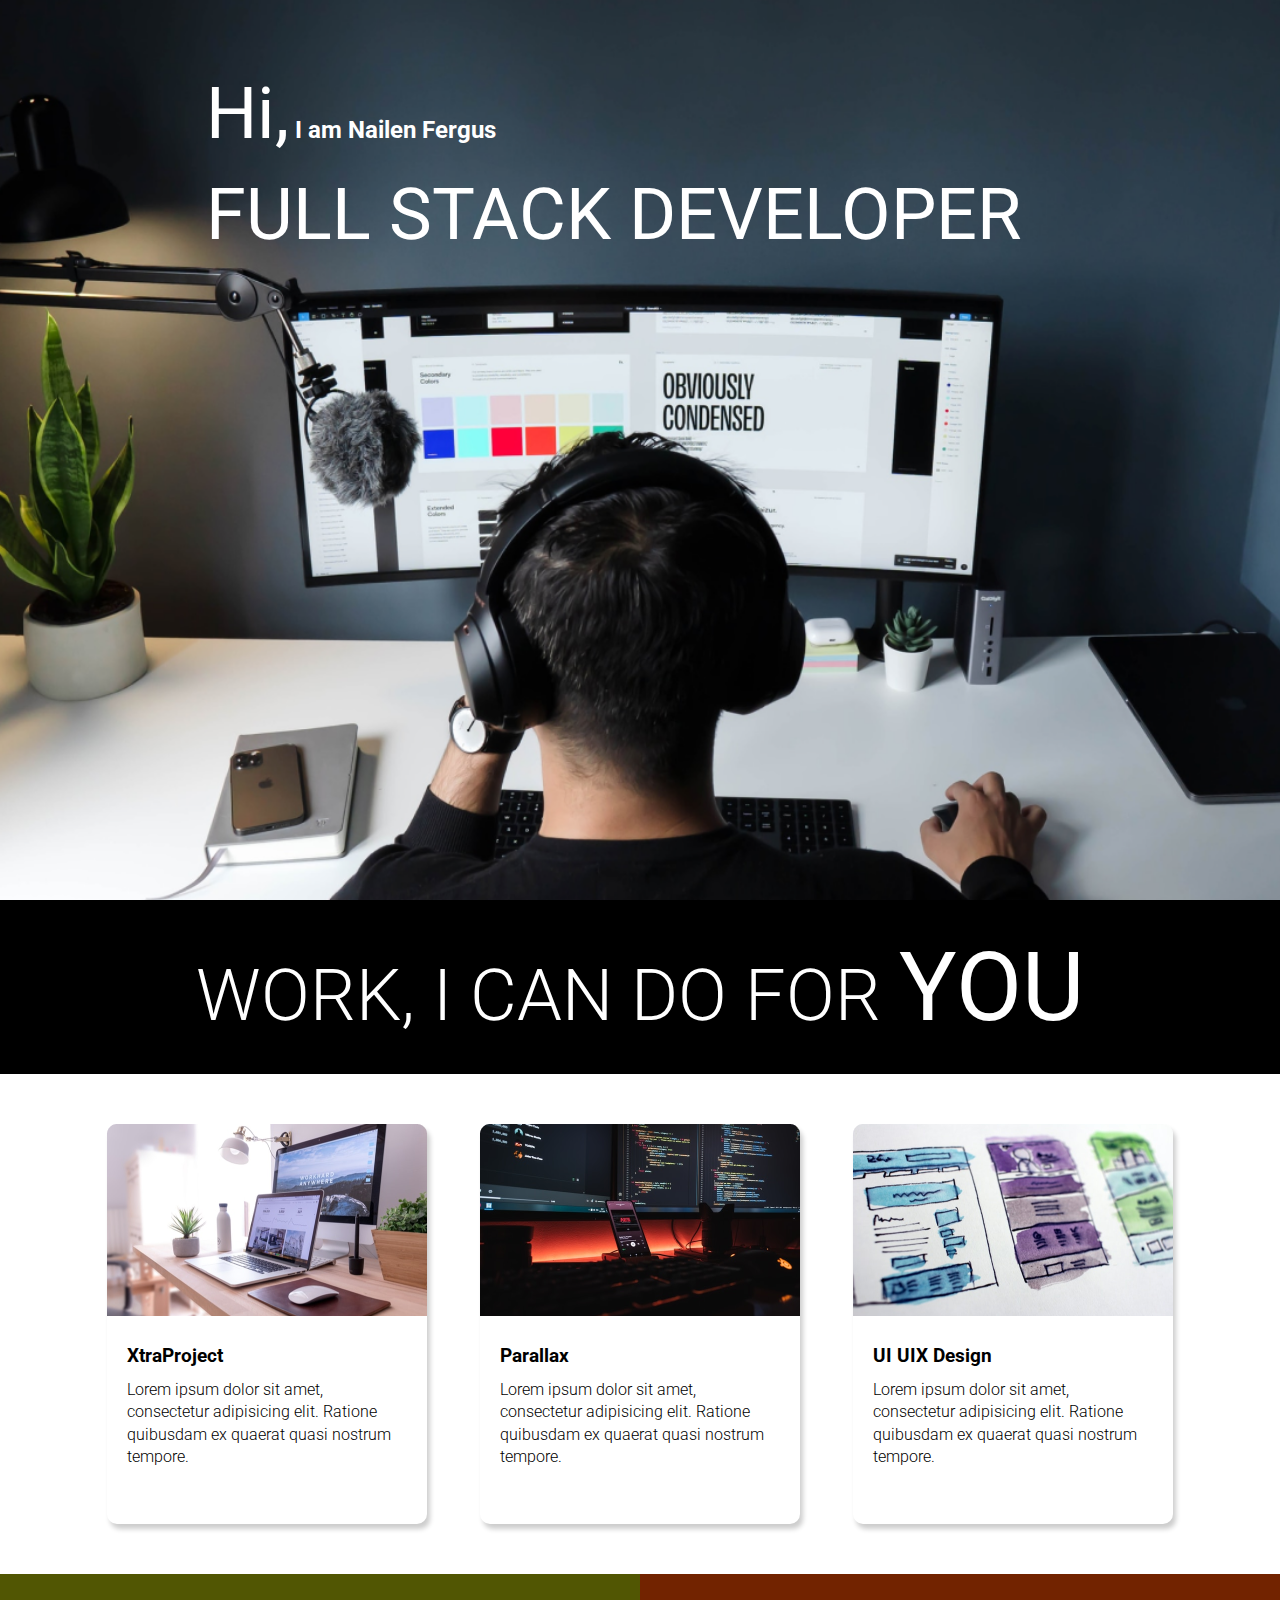
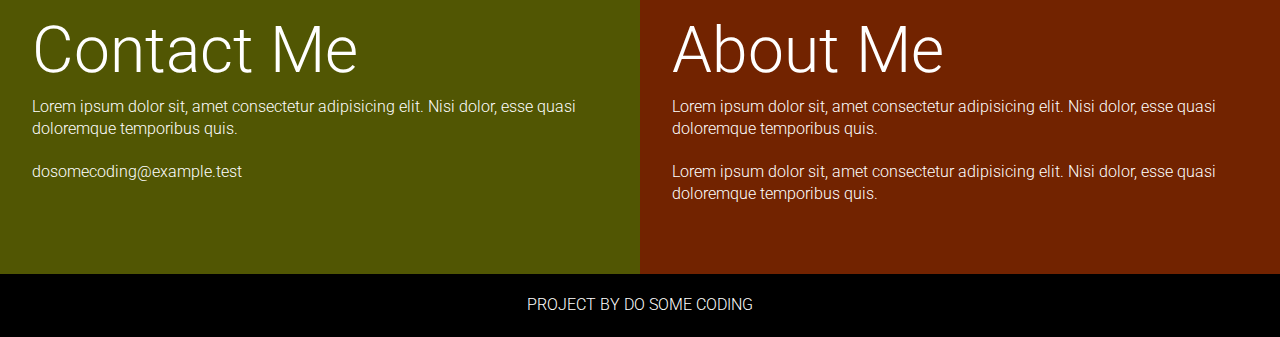
<file: index.html>
<!DOCTYPE html>
<html lang="en">
<head>
    <meta charset="UTF-8">
    <meta name="viewport" content="width=device-width, initial-scale=1.0">
    <title>Developer Nailen Fergus</title>
    <link rel="stylesheet" href="style.css">
</head>
<body>
    <section class="title_section">
        <div class="text_container">
          <h2><span class="lg_text">Hi,</span> I am Nailen Fergus</h2>
          <h1 class="lg_text">FULL STACK DEVELOPER</h1>
        </div>
      </section>
      <section class="black_box">
        <h2>WORK, I CAN DO FOR <span>YOU</span></h2>
      </section>

      <section class="work">
        <a href="Clase 33/index.html">
        <div class="grid_item">
          <div class="card">
            <div class="image_container">
              <img src="images/web.png" alt="XtraProject" />
            </div>
            <div class="card_content">
              <h3>XtraProject</h3>
              <p>Lorem ipsum dolor sit amet, consectetur adipisicing elit. Ratione quibusdam ex quaerat quasi nostrum tempore.</p>
            </div>
          </div>
        </div>
      </a>

      <a href="Project 2/index.html"> 
        <div class="grid_item">
            <div class="card">
              <div class="image_container">
                <img src="images/mobile.png" alt="Parallax" />
              </div>
              <div class="card_content">
                <h3>Parallax</h3>
                <p>Lorem ipsum dolor sit amet, consectetur adipisicing elit. Ratione quibusdam ex quaerat quasi nostrum tempore.</p>
              </div>
            </div>
          </div>
        </a>
        
          <div class="grid_item">
            <div class="card">
              <div class="image_container">
                <img src="images/uiux.png" alt="UI UIX Design" />
              </div>
              <div class="card_content">
                <h3>UI UIX Design</h3>
                <p>Lorem ipsum dolor sit amet, consectetur adipisicing elit. Ratione quibusdam ex quaerat quasi nostrum tempore.</p>
              </div>
            </div>
          </div>
        <!-- Añade más trabajos aquí -->
      </section>

      <section class="bottom_section">
        <div class="contact">
          <h2>Contact Me</h2>
          <p>Lorem ipsum dolor sit, amet consectetur adipisicing elit. Nisi dolor, esse quasi doloremque temporibus quis.</p>
          <p>dosomecoding@example.test</p>
        </div>
        <div class="about">
          <h2>About Me</h2>
          <p>Lorem ipsum dolor sit, amet consectetur adipisicing elit. Nisi dolor, esse quasi doloremque temporibus quis.</p>
          <p>Lorem ipsum dolor sit, amet consectetur adipisicing elit. Nisi dolor, esse quasi doloremque temporibus quis.</p>
        </div>
      </section>

      <footer>Project By do some coding</footer>
</body>
</html>
</file>
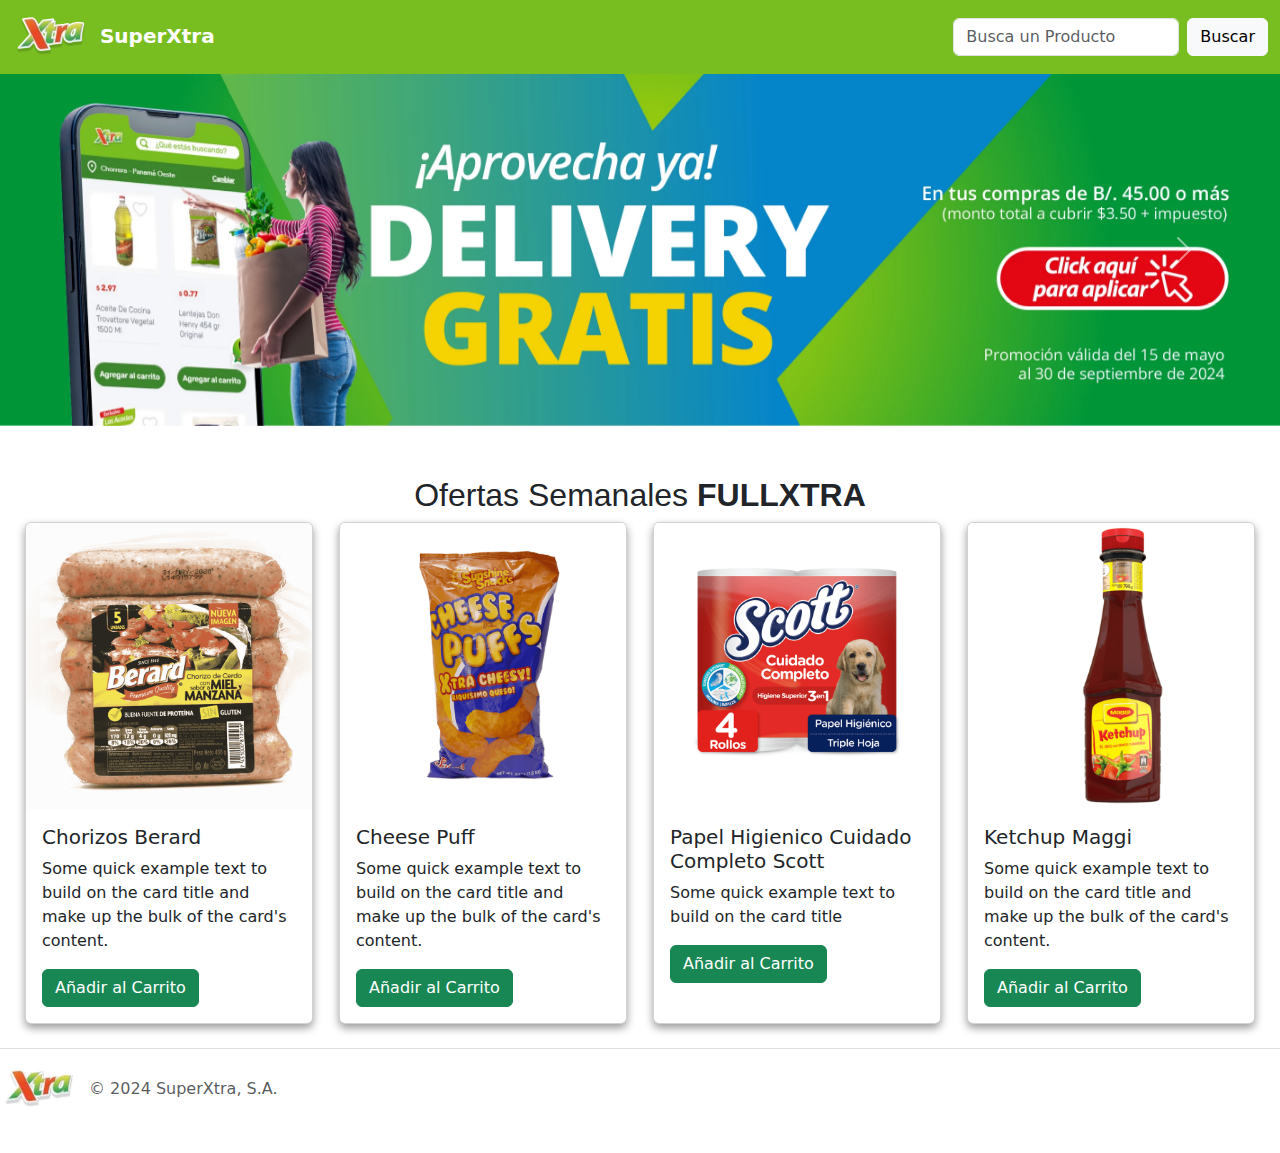
<file: Clase 33/index.html>
<!DOCTYPE html>
<html lang="en">
    <head>
        <meta charset="UTF-8">
        <meta name="viewport" content="width=device-width, initial-scale=1.0">
        <title>SuperXtra</title>
        <link rel="stylesheet" href="style.css" />
        <link rel="shortcut icon" href="assets/Favicon.ico" type="image/x-icon">
        <link href="https://cdn.jsdelivr.net/npm/bootstrap@5.3.3/dist/css/bootstrap.min.css" rel="stylesheet" integrity="sha384-QWTKZyjpPEjISv5WaRU9OFeRpok6YctnYmDr5pNlyT2bRjXh0JMhjY6hW+ALEwIH" crossorigin="anonymous">
     </head>
    
    <body>
        <!--JS de bootstrap-->
        <script src="https://cdn.jsdelivr.net/npm/bootstrap@5.3.3/dist/js/bootstrap.bundle.min.js" integrity="sha384-YvpcrYf0tY3lHB60NNkmXc5s9fDVZLESaAA55NDzOxhy9GkcIdslK1eN7N6jIeHz" crossorigin="anonymous"></script>
 <!--Aqui va el contenido de mi pagina-->
 
        <header>
            <nav class="navbar">
                <div class="container-fluid">
                  <a class="navbar-brand">
                    <img class="logonavbar" src="assets/logoXtra.webp" alt="logoXtra">
                    SuperXtra
                  </a>

                  <form class="d-flex" role="search">
                    <input class="form-control me-2" type="search" placeholder="Busca un Producto" aria-label="Buscar">
                    <button class="btn btn-light" type="submit">Buscar</button>
                  </form>
                </div>
              </nav>
        </header>

        <main>
           
	<!-- Carusel de imagenes -->
    <div id="carouselExampleAutoplaying" class="carousel slide" data-bs-ride="carousel" style="margin-bottom: 50px;">
        <div class="carousel-inner" >
          <!-- Imagen 1 -->
          <div class="carousel-item active">
            <img src="assets/carusel1.webp" class="d-block w-100" alt="...">
          </div>
          <!-- Imagen 2 -->
          <div class="carousel-item">
            <img src="assets/carusel2.png" class="d-block w-100" alt="...">
          </div>
          <!-- Imagen 3 -->
          <div class="carousel-item">
            <img src="assets/carusel3.webp" class="d-block w-100" alt="...">
          </div>
        </div>
        <!-- Botones de control del carrusel-->
        <button class="carousel-control-prev" type="button" data-bs-target="#carouselExampleAutoplaying" data-bs-slide="prev">
          <span class="carousel-control-prev-icon" aria-hidden="true"></span>
          <span class="visually-hidden">Previous</span>
        </button>
        <button class="carousel-control-next" type="button" data-bs-target="#carouselExampleAutoplaying" data-bs-slide="next">
          <span class="carousel-control-next-icon" aria-hidden="true"></span>
          <span class="visually-hidden">Next</span>
        </button>
      </div>

      <h2>
        Ofertas Semanales  <span>FULLXTRA</span>
      </h2>

      <!-- div para alinear mis cartas -->
  <div class="container-fluid d-flex">
    <!-- Card 1 -->
    <div class="card" style="width: 18rem;">
      <img src="assets/Producto1.png" class="card-img-top" alt="...">
      <div class="card-body">
        <h5 class="card-title">Chorizos Berard</h5>
        <p class="card-text">Some quick example text to build on the card title and make up the bulk of the card's content.</p>
        <a href="Chorizo.html" class="btn btn-success">Añadir al Carrito</a>
      </div>
    </div>
     <!-- Card 2 -->
    <div class="card" style="width: 18rem;">
      <img src="assets/Producto2.png" class="card-img-top" alt="...">
      <div class="card-body">
        <h5 class="card-title">Cheese Puff</h5>
        <p class="card-text">Some quick example text to build on the card title and make up the bulk of the card's content.</p>
        <a href="CheesePuff.html" class="btn btn-success">Añadir al Carrito</a>
      </div>
    </div>

    <!--Card 3-->
    <div class="card" style="width: 18rem;">
      <img src="assets/Producto3.png" class="card-img-top" alt="...">
      <div class="card-body">
        <h5 class="card-title">Papel Higienico Cuidado Completo Scott</h5>
        <p class="card-text">Some quick example text to build on the card title</p>
        <a href="#" class="btn btn-success">Añadir al Carrito</a>
      </div>
    </div>

    <!--Card 4-->
    <div class="card" style="width: 18rem;">
      <img src="assets/Producto4.png" class="card-img-top" alt="...">
      <div class="card-body">
        <h5 class="card-title">Ketchup Maggi</h5>
        <p class="card-text">Some quick example text to build on the card title and make up the bulk of the card's content.</p>
        <a href="#" class="btn btn-success">Añadir al Carrito</a>
      </div>
    </div>
  </div>

  <div class="container"></div>
    <footer class="d-flex flex-wrap justify-content-between align-items-center py-3 my-4 border-top">
      <div class="col-md-4 d-flex align-items-center">
        <!--Logo del footer-->
        <a href="/" class="mb-3 me-2 mb-md-0 text-body-secondary text-decoration-none lh-1">
          <img src="assets/logoXtra.webp" alt="">
        </a>
        <!--Texto del footer-->
        <span class="mb-3 mb-md-0 text-body-secondary">&copy; 2024 SuperXtra, S.A.</span>
      </div>
    </footer>
  </div>
        </main>
			 
       
          
          
    </body>
</html>
</file>
<file: style.css>
@import url('https://fonts.googleapis.com/css2?family=Roboto:ital,wght@0,100;0,300;0,400;0,500;0,700;0,900;1,100;1,300;1,400;1,500;1,700;1,900&display=swap');

/* Estilos globales */
* {
    margin: 0;
    padding: 0;
    box-sizing: border-box;
  }
  
  /*Estilos de la página*/
  html,
  body {
    line-height: 1.4;
    font-weight: 300;
    font-family: "Roboto", sans-serif;
  }

  /* Estilos para la sección del título */
.title_section {
    background-image: url(images/developer.png); /* Imagen de fondo */
    min-height: 100vh; /* Altura mínima del 100% de la ventana */
    background-position: center; /* Centra la imagen de fondo */
    background-size: cover; /* Escala la imagen de fondo para cubrir todo el contenedor */
    background-repeat: no-repeat; /* Evita que la imagen de fondo se repita */
  }

  /* Contenedor de texto en la sección de héroe */
  .text_container {
    color: white; /* Color del texto */
    max-width: 900px; /* Ancho máximo */
    margin: 0 auto; /* Centra el contenedor */
    padding-top: 64px; /* Espaciado superior */
    padding-left: 16px; /* Espaciado izquierdo */
  }

  /* Estilos para el texto grande */
.lg_text {
    font-size: 72px; /* Tamaño de fuente */
    font-weight: 400; /* Peso de fuente normal */
  }

  /* Sección de caja negra con título */
.black_box {
    background-color: #000; /* Color de fondo */
    padding: 20px; /* Espaciado interno */
  }
  
  /* Estilos para el título en la caja negra */
  .black_box h2 {
    font-size: 72px; /* Tamaño de fuente */
    color: white; /* Color del texto */
    text-align: center; /* Centra el texto */
    font-weight: 300; /* Peso de fuente ligero */
  }
  
  /* Estilos para el texto resaltado en el título */
  .black_box h2 span {
    font-weight: 400; /* Peso de fuente normal */
    font-size: 96px; /* Tamaño de fuente */
  }

  /* Sección de trabajos */
.work {
    display: grid; /* Grid para alineación */
    gap: 20px; /* Espacio entre elementos */
    grid-template-columns: repeat(auto-fit, minmax(320px, 1fr)); /* Columnas flexibles */
    max-width: 1100px; /* Ancho máximo */
    margin: 50px auto; /* Margen superior e inferior y centra el contenedor */
  }

  /* Estilos para cada elemento de la cuadrícula */
.grid_item {
    display: flex; /* Flexbox para alineación */
    justify-content: center; /* Centra los elementos horizontalmente */
    align-items: center; /* Alineación vertical */
  }

  /* Estilos para las tarjetas */
.card {
    max-width: 320px; /* Ancho máximo */
    height: 400px; /* Altura fija */
    border-radius: 10px; /* Bordes redondeados */
    box-shadow: 3px 5px 5px rgba(1, 1, 1, 0.2); /* Sombra de caja */
    transition: 0.2s ease-in-out; /* Transición suave */
  }
  
  /* Efecto al pasar el ratón sobre las tarjetas */
  .card:hover {
    transform: scale(1.04); /* Escala la tarjeta */
    box-shadow: 3px 5px 5px rgba(1, 1, 1, 0.3); /* Sombra de caja */
    transition: 0.2s ease-in-out; /* Transición suave */
  }

  /* Contenido de las tarjetas */
.card_content {
    padding: 20px; /* Espaciado interno */
  }
  
  /* Estilos para el título dentro de las tarjetas */
  .card_content h3 {
    margin-bottom: 10px; /* Margen inferior */
  }

  /* Sección inferior con contacto y sobre mí */
.bottom_section {
    display: flex; /* Flexbox para alineación */
  }
  
  /* Estilos para la sección de contacto */
  .contact {
    background-color: #515603; /* Color de fondo */
  }
  
  /* Estilos para la sección sobre mí */
  .about {
    background-color: #722300; /* Color de fondo */
  }
  
  /* Estilos comunes para las secciones de contacto y sobre mí */
  .contact,
  .about {
    min-height: 300px; /* Altura mínima */
    padding: 32px; /* Espaciado interno */
    color: white; /* Color del texto */
  }
  
  /* Estilos para los títulos en las secciones de contacto y sobre mí */
  .about h2,
  .contact h2 {
    font-size: 64px; /* Tamaño de fuente */
    font-weight: 300; /* Peso de fuente ligero */
  }
  
  /* Estilos para los párrafos en las secciones de contacto y sobre mí */
  .about p,
  .contact p {
    margin-bottom: 20px; /* Margen inferior */
  }

  /* Estilos para el pie de página */
footer {
    text-align: center; /* Centra el texto */
    text-transform: uppercase; /* Convierte el texto a mayúsculas */
    background-color: #000; /* Color de fondo */
    padding: 20px; /* Espaciado interno */
    color: white; /* Color del texto */
  }

  /* Media Queries para dispositivos móviles */
@media (max-width: 786px) {
    .hero_section {
      min-height: 50vh; /* Altura mínima del 50% de la ventana */
    }

    .text_container {
      padding: 10px 0; /* Espaciado superior e inferior */
      text-align: center; /* Centra el texto */
    }

    .lg_text {
      font-size: 32px; /* Tamaño de fuente */
    }

    .black_box h2 {
      font-size: 24px; /* Tamaño de fuente */
    }

    .black_box h2 span {
      font-weight: 400; /* Peso de fuente normal */
      font-size: 32px; /* Tamaño de fuente */
    }

    .bottom_section {
      flex-direction: column; /* Dirección de los elementos en columna */
    }

    h1 {
      font-size: 32px; /* Tamaño de fuente */
    }

    .about h2,
    .contact h2 {
      font-size: 32px; /* Tamaño de fuente */
    }
  }

  a{
    text-decoration: none !important;
    color: black !important;
  }
</file>
<file: Clase 33/style.css>
.navbar{
    background-color: #78be21;
}
.navbar-brand{
    color: white
    !important;
    font-weight: bold;
    font-size: 26px;
}

.logonavba{
    margin-right: 20px;
}

h2{
    font-family: Arial, Helvetica, sans-serif;
    font-size: 100px;
    font-weight: bold;
    text-align: center;
    margin-bottom: 50px;
}

h2 span{
    font-weight: bolder;
}

.card{
    margin: 0 auto;
    box-shadow: 0 4px 8px 0 rgba(0, 0, 0, 0.4);
}

.card:hover {
    box-shadow: 0 8px 16px 0 rgba(21, 101, 5, 0.5);
    scale: 1.1;
}
</file>
